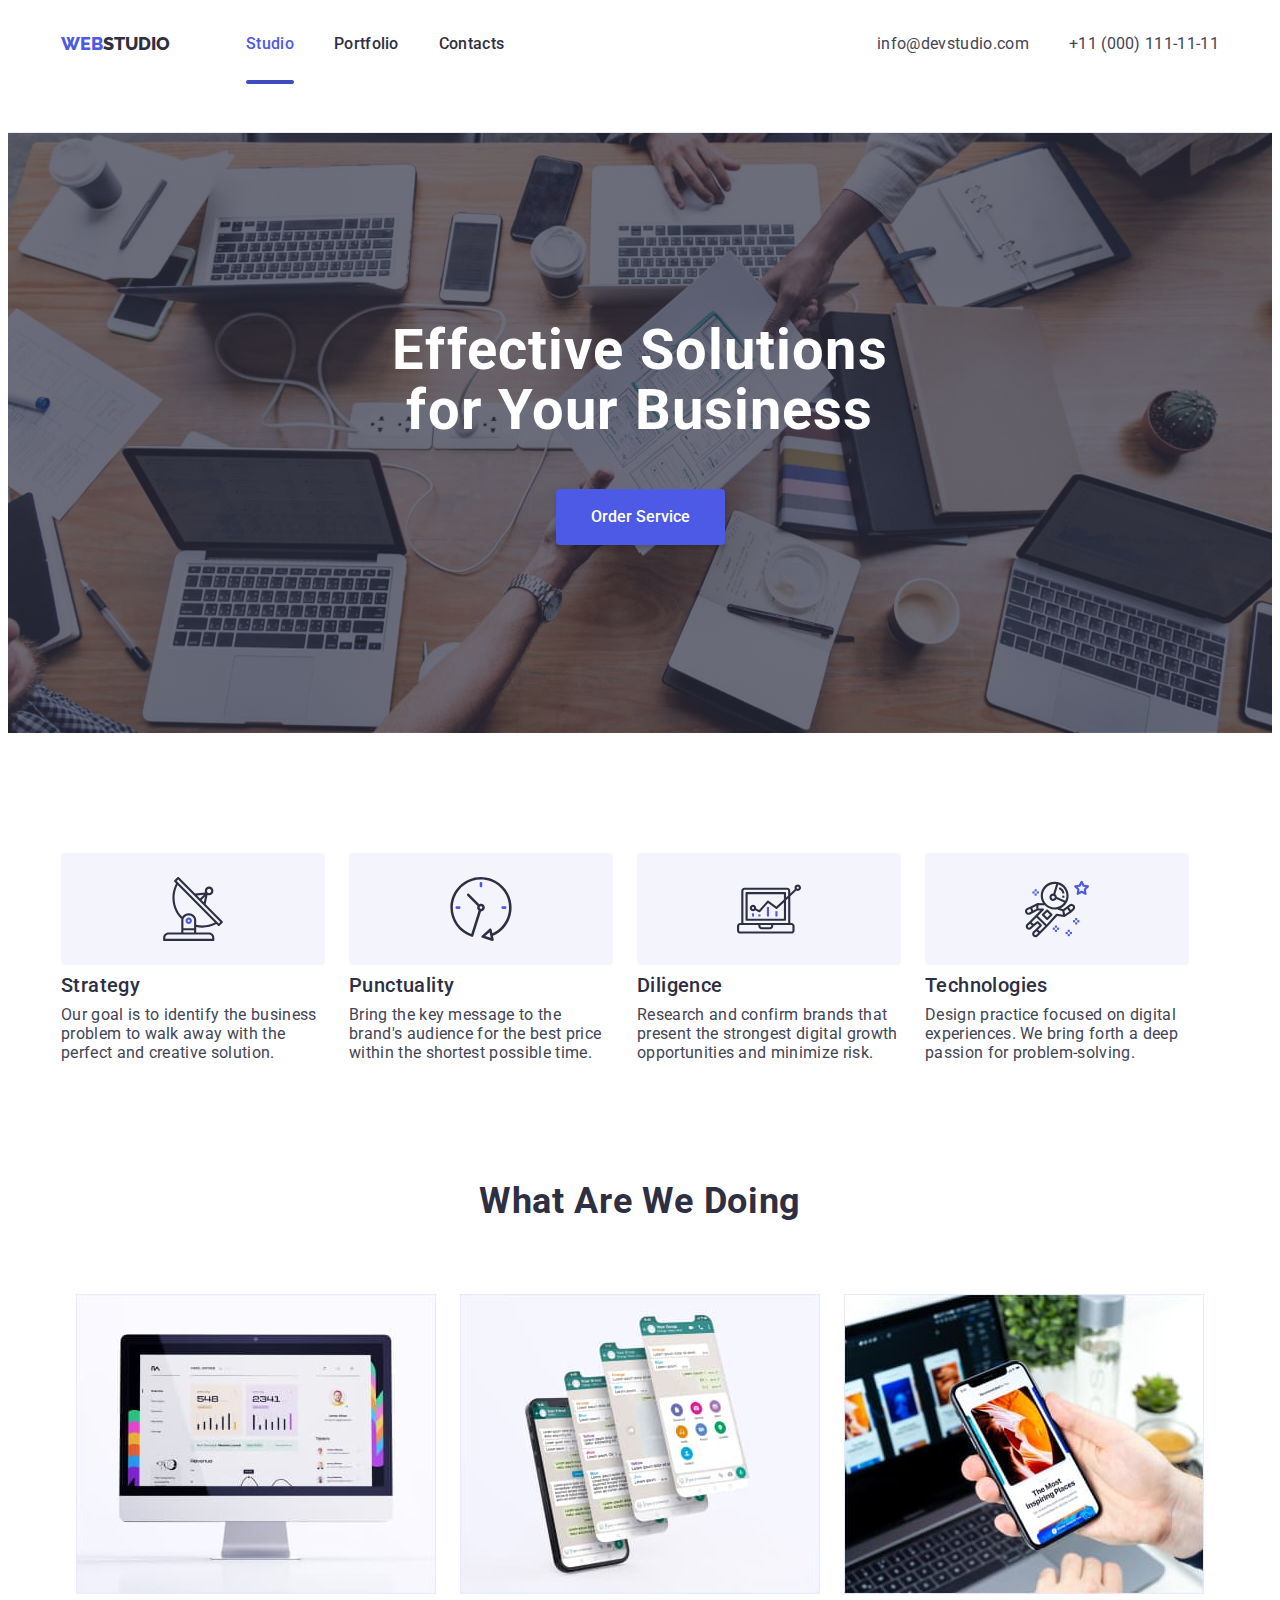
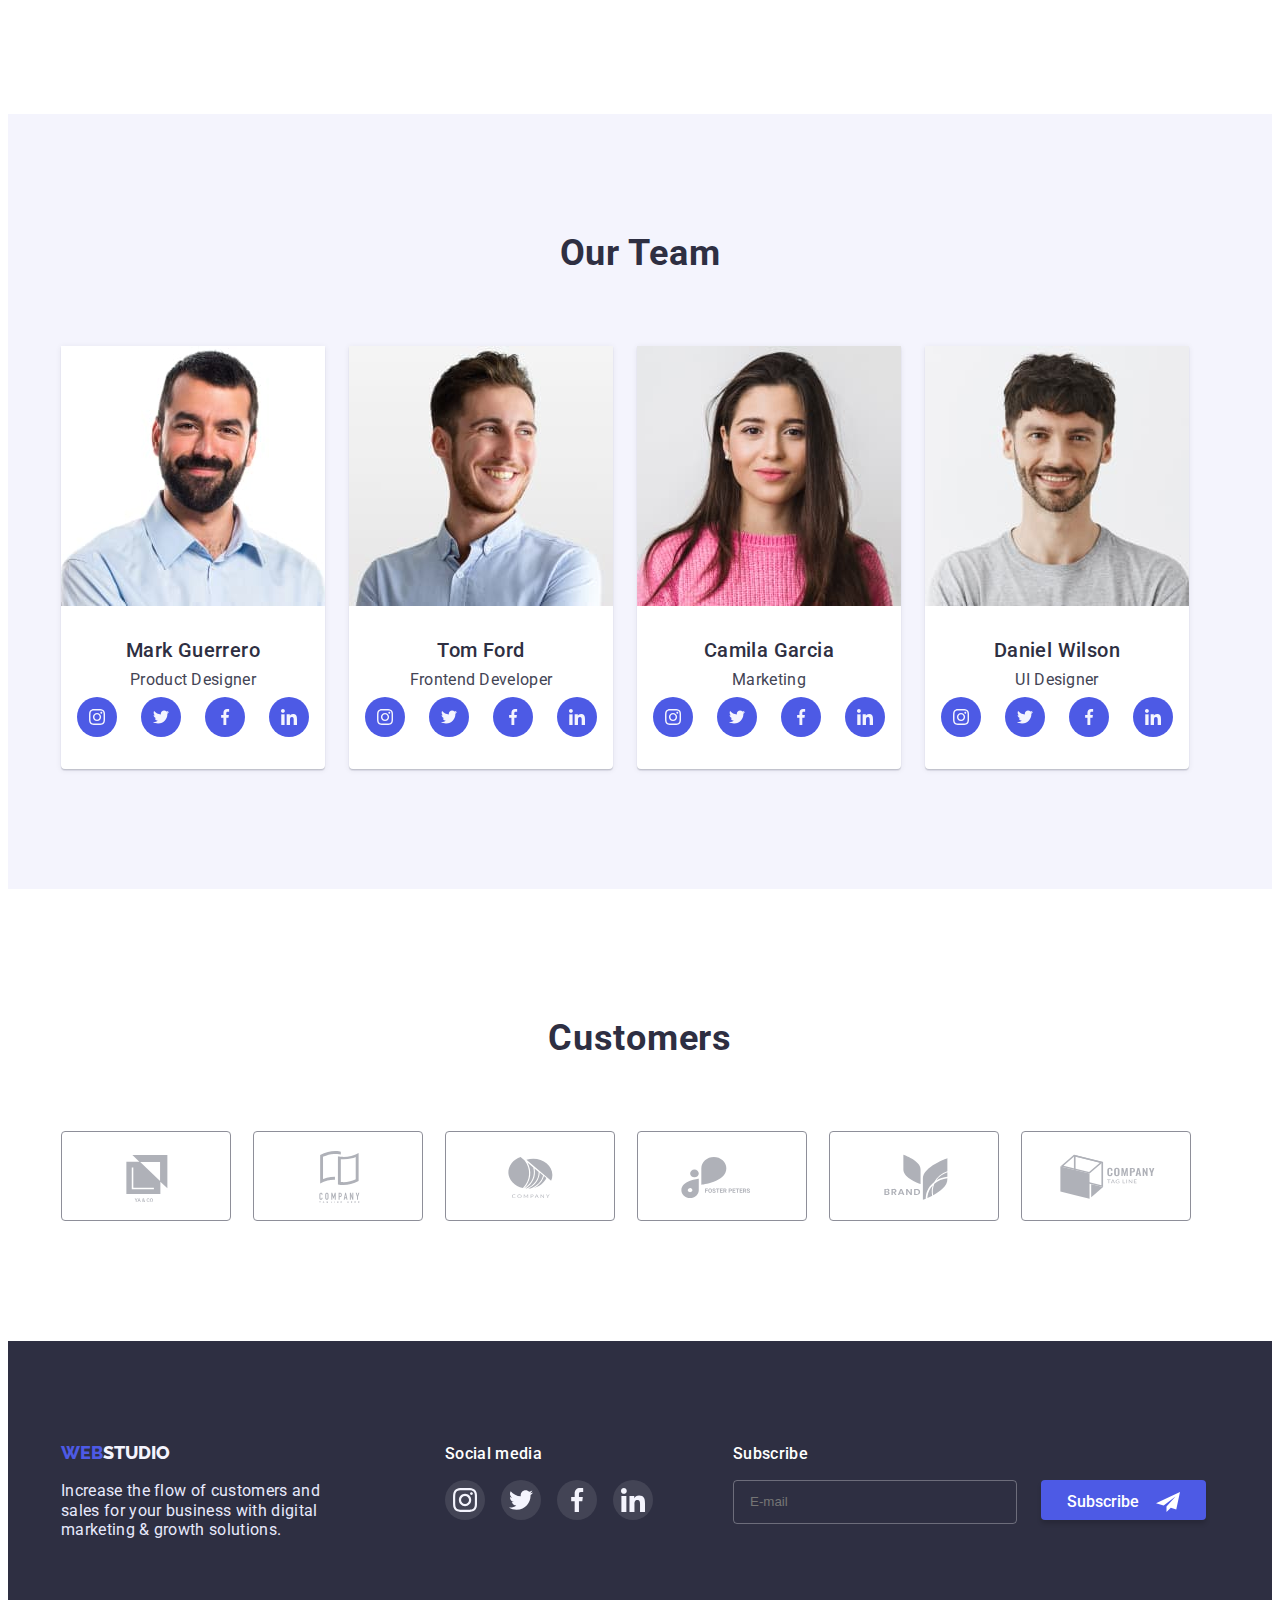
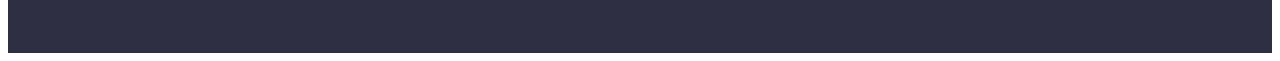
<file: index.html>
<!DOCTYPE html>
<html lang="en">
<head>
   <meta charset="UTF-8">
   <meta http-equiv="X-UA-Compatible" content="IE=edge">
   <meta name="viewport" content="width=device-width, initial-scale=1.0">
   <title>Webstudio</title>
   <link rel="preconnect" href="https://fonts.googleapis.com"><link rel="preconnect" href="https://fonts.gstatic.com" crossorigin><link href="https://fonts.googleapis.com/css2?family=Raleway:wght@800&family=Roboto:wght@400;500;700;900&display=swap" rel="stylesheet">
   <link rel="stylesheet" href="https://cdnjs.cloudflare.com/ajax/libs/modern-normalize/1.1.0/modern-normalize.min.css" integrity="sha512-wpPYUAdjBVSE4KJnH1VR1HeZfpl1ub8YT/NKx4PuQ5NmX2tKuGu6U/JRp5y+Y8XG2tV+wKQpNHVUX03MfMFn9Q==" crossorigin="anonymous" referrerpolicy="no-referrer" />
   <link rel="stylesheet" href="./css/styles.css">
</head>

<body>
   <header class="header section">
      <!-- Naviganion -->
      <div class="container header-container">
         <nav class="navigation">
            <a class="logo link" href="./index.html"><span>Web</span>Studio</a>
            <ul class="nav-list list">
               <li><a class="nav-link link curent" href="./index.html">Studio</a></li>
               <li><a class="nav-link link" href="./portfolio.html">Portfolio</a></li>
               <li><a class="nav-link link" href="#">Contacts</a></li>
            </ul>
         </nav>
   
         <!-- Address -->
         <address>
            <ul class="contact-list list">
               <li  class="contact-item"><a class="contact-link link" href="mailto:info@devstudio.com">info@devstudio.com</a></li>
               <li  class="contact-item"><a class="contact-link link" href="tel:+110001111111">+11 (000) 111-11-11</a></li>
            </ul>
         </address>
      </div>
   </header>


   <main>
      <!-- Hero -->
      <section class="hero section">
         <div class="container">
            <h1 class="hero-title">Effective Solutions for Your Business</h1>
            <button class="hero-btn" data-modal-open type="button">Order Service</button>
         </div>
      </section>

      <!-- Our features -->
      <section class="features section">
         <div class="container">
            <h2 class="section-title visually-hidden">Our features</h2>
            <ul class="about-list list">
               <li class="about-item">
                  <div class="features-icon-item">
                     <svg class="features-icon" height="64">
                        <use href="./images/icons.svg#icon-antenna"></use>
                     </svg>
                  </div>
                  <h3 class="section-subtitle">Strategy</h3>
                  <p class="section-text">Our goal is to identify the business
                  problem to walk away with the perfect and creative solution.</p>
               </li>
               <li class="about-item">
                  <div class="features-icon-item">
                     <svg class="features-icon" height="64">
                        <use href="./images/icons.svg#icon-clock"></use>
                     </svg>
                  </div>
                  <h3 class="section-subtitle">Punctuality</h3>
                  <p class="section-text">Bring the key message to the brand's audience for the best price within the shortest possible time.</p>
               </li>
               <li class="about-item">
                  <div class="features-icon-item">
                     <svg class="features-icon" height="64">
                        <use href="./images/icons.svg#icon-diagram"></use>
                     </svg>
                  </div>
                  <h3 class="section-subtitle">Diligence</h3>
                  <p class="section-text">Research and confirm brands that present the strongest digital growth opportunities and minimize risk.</p>
               </li>
               <li class="about-item">
                  <div class="features-icon-item">
                     <svg class="features-icon" height="64">
                        <use href="./images/icons.svg#icon-astronaut"></use>
                     </svg>
                  </div>
                  <h3 class="section-subtitle">Technologies</h3>
                  <p class="section-text">Design practice focused on digital experiences. We bring forth a deep passion for problem-solving.</p>
               </li>
            </ul>
         </div>
      </section>

      <!-- We do -->
      <section class="wedo section">
         <div class="container">
            <h2 class="section-title">What are we doing</h2>
            <ul class="wedo-list list">
               <li class="wedo-item"><img src="./images/img1.jpg" alt="Desktop" width="360"></li>
               <li class="wedo-item"><img src="./images/img2.jpg" alt="Screens" width="360"></li>
               <li class="wedo-item"><img src="./images/img3.jpg" alt="Phone&Macbook" width="360"></li>
            </ul>
         </div>
      </section>

      <!-- Team -->
      <section class="team-section section">
         <div class="container">
            <h2 class="section-title">Our Team</h2>
            <ul class="team-list list">
               <li class="team-item">
                  <img class="team-img" src="./images/Mark.jpg" alt="Mark's photo" width="264">
                  <div class="team-description">
                     <h3 class="section-subtitle">Mark Guerrero</h3>
                     <p class="section-text">Product Designer</p>
                     <ul class="team-soc-list list">
                        <li class="team-soc-item">
                           <a href="" class="team-soc-link link">
                              <svg class="team-soc-icon" width="16" height="16">
                                 <use href="./images/icons.svg#icon-instagram"></use>
                              </svg>
                           </a>
                        </li>
                        <li class="team-soc-item">
                           <a href="" class="team-soc-link link">
                              <svg class="team-soc-icon" width="16" height="16">
                                 <use href="./images/icons.svg#icon-twitter"></use>
                              </svg>
                           </a>
                        </li>
                        <li class="team-soc-item">
                           <a href="" class="team-soc-link link">
                              <svg class="team-soc-icon" width="16" height="16">
                                 <use href="./images/icons.svg#icon-facebook"></use>
                              </svg>
                           </a>
                        </li>
                        <li class="team-soc-item">
                           <a href="" class="team-soc-link link">
                              <svg class="team-soc-icon" width="16" height="16">
                                 <use href="./images/icons.svg#icon-linkedin"></use>
                              </svg>
                           </a>
                        </li>
                     </ul>
                  </div>
               </li>
               <li class="team-item">
                  <img class="team-img" src="./images/Tom.jpg" alt="Tom's photo" width="264">
                  <div class="team-description">
                     <h3 class="section-subtitle">Tom Ford</h3>
                     <p class="section-text">Frontend Developer</p>
                     <ul class="team-soc-list list">
                        <li class="team-soc-item">
                           <a href="" class="team-soc-link link">
                              <svg class="team-soc-icon" width="16" height="16">
                                 <use href="./images/icons.svg#icon-instagram"></use>
                              </svg>
                           </a>
                        </li>
                        <li class="team-soc-item">
                           <a href="" class="team-soc-link link">
                              <svg class="team-soc-icon" width="16" height="16">
                                 <use href="./images/icons.svg#icon-twitter"></use>
                              </svg>
                           </a>
                        </li>
                        <li class="team-soc-item">
                           <a href="" class="team-soc-link link">
                              <svg class="team-soc-icon" width="16" height="16">
                                 <use href="./images/icons.svg#icon-facebook"></use>
                              </svg>
                           </a>
                        </li>
                        <li class="team-soc-item">
                           <a href="" class="team-soc-link link">
                              <svg class="team-soc-icon" width="16" height="16">
                                 <use href="./images/icons.svg#icon-linkedin"></use>
                              </svg>
                           </a>
                        </li>
                     </ul>
                  </div>
               </li>
               <li class="team-item">
                  <img class="team-img" src="./images/Camila.jpg" alt="Camila's photo" width="264">
                  <div class="team-description">
                     <h3 class="section-subtitle">Camila Garcia</h3>
                     <p class="section-text">Marketing</p>
                     <ul class="team-soc-list list">
                        <li class="team-soc-item">
                           <a href="" class="team-soc-link link">
                              <svg class="team-soc-icon" width="16" height="16">
                                 <use href="./images/icons.svg#icon-instagram"></use>
                              </svg>
                           </a>
                        </li>
                        <li class="team-soc-item">
                           <a href="" class="team-soc-link link">
                              <svg class="team-soc-icon" width="16" height="16">
                                 <use href="./images/icons.svg#icon-twitter"></use>
                              </svg>
                           </a>
                        </li>
                        <li class="team-soc-item">
                           <a href="" class="team-soc-link link">
                              <svg class="team-soc-icon" width="16" height="16">
                                 <use href="./images/icons.svg#icon-facebook"></use>
                              </svg>
                           </a>
                        </li>
                        <li class="team-soc-item">
                           <a href="" class="team-soc-link link">
                              <svg class="team-soc-icon" width="16" height="16">
                                 <use href="./images/icons.svg#icon-linkedin"></use>
                              </svg>
                           </a>
                        </li>
                     </ul>
                  </div>
               </li>
               <li class="team-item">
                  <img class="team-img" src="./images/Daniel.jpg" alt="Daniel's photo" width="264">
                  <div class="team-description">
                     <h3 class="section-subtitle">Daniel Wilson</h3>
                     <p class="section-text">UI Designer</p>
                     <ul class="team-soc-list list">
                        <li class="team-soc-item">
                           <a href="" class="team-soc-link link">
                              <svg class="team-soc-icon" width="16" height="16">
                                 <use href="./images/icons.svg#icon-instagram"></use>
                              </svg>
                           </a>
                        </li>
                        <li class="team-soc-item">
                           <a href="" class="team-soc-link link">
                              <svg class="team-soc-icon" width="16" height="16">
                                 <use href="./images/icons.svg#icon-twitter"></use>
                              </svg>
                           </a>
                        </li>
                        <li class="team-soc-item">
                           <a href="" class="team-soc-link link">
                              <svg class="team-soc-icon" width="16" height="16">
                                 <use href="./images/icons.svg#icon-facebook"></use>
                              </svg>
                           </a>
                        </li>
                        <li class="team-soc-item">
                           <a href="" class="team-soc-link link">
                              <svg class="team-soc-icon" width="16" height="16">
                                 <use href="./images/icons.svg#icon-linkedin"></use>
                              </svg>
                           </a>
                        </li>
                     </ul>
                  </div>
               </li>
            </ul>
         </div>
      </section>

      <!-- Customers -->
      <section  class="customers-section section">
         <div class="container">
            <h2 class="section-title">Customers</h2>
            <ul class="customers-list list">
               <li class="customers-item">
                  <a href="" class="customers-link link">
                     <svg class="customers-icon" width="104" height="56">
                        <use href="./images/icons.svg#icon-customer-1"></use>
                     </svg>
                  </a>
               </li>
               <li class="customers-item">
                  <a href="" class="customers-link link">
                     <svg class="customers-icon" width="104" height="56">
                        <use href="./images/icons.svg#icon-customer-2"></use>
                     </svg>
                  </a>
               </li>
               <li class="customers-item">
                  <a href="" class="customers-link link">
                     <svg class="customers-icon" width="104" height="56">
                        <use href="./images/icons.svg#icon-customer-3"></use>
                     </svg>
                  </a>
               </li>
               <li class="customers-item">
                  <a href="" class="customers-link link">
                     <svg class="customers-icon" width="104" height="56">
                        <use href="./images/icons.svg#icon-customer-4"></use>
                     </svg>
                  </a>
               </li>
               <li class="customers-item">
                  <a href="" class="customers-link link">
                     <svg class="customers-icon" width="104" height="56">
                        <use href="./images/icons.svg#icon-customer-5"></use>
                     </svg>
                  </a>
               </li>
               <li class="customers-item">
                  <a href="" class="customers-link link">
                     <svg class="customers-icon" width="104" height="56">
                        <use href="./images/icons.svg#icon-customer-6"></use>
                     </svg>
                  </a>
               </li>
            </ul>
         </div>
      </section>
   </main>

   <!-- Footer -->
   <footer class="footer">
      <div class="container footer-content">
         <div class="footer-logo-content">
            <a class="footer-logo link" href="./index.html"><span>Web</span>Studio</a>
            <p class="footer-text">Increase the flow of customers and sales for your business with digital marketing & growth solutions.</p>
         </div>
         <div class="footer-soc-content">
            <p class="footer-soc-title">Social media</p>
            <ul class="footer-soc-list list">
               <li class="footer-soc-item">
                  <a href="" class="footer-soc-link link">
                     <svg class="footer-soc-icon" width="24" height="24">
                        <use href="./images/icons.svg#icon-instagram"></use>
                     </svg>
                  </a>
               </li>
               <li class="footer-soc-item">
                  <a href="" class="footer-soc-link link">
                     <svg class="footer-soc-icon" width="24" height="24">
                        <use href="./images/icons.svg#icon-twitter"></use>
                     </svg>
                  </a>
               </li>
               <li class="footer-soc-item">
                  <a href="" class="footer-soc-link link">
                     <svg class="footer-soc-icon" width="24" height="24">
                        <use href="./images/icons.svg#icon-facebook"></use>
                     </svg>
                  </a>
               </li>
               <li class="footer-soc-item">
                  <a href="" class="footer-soc-link link">
                     <svg class="footer-soc-icon" width="24" height="24">
                        <use href="./images/icons.svg#icon-linkedin"></use>
                     </svg>
                  </a>
               </li>
            </ul>
         </div>
         <div class="footer-subscribe">
            <p class="footer-input-title">Subscribe</p>
            <form>
               <div class="footer-submit">
                  <label>
                     <input type="email" class="footer-input" name="Email" placeholder="E-mail" required>
                  </label>
                  <button class="footer-btn" type="submit">Subscribe<svg class="footer-subscribe-icon" width="24" height="24">
                     <use href="./images/icons.svg#icon-frame"></use>
                  </svg></button>
               </div>
            </form>
         </div>
      </div>
   </footer>

<!-- Modal -->
   <div class="backdrop is-hidden" data-modal>
      <div class="modal">
         <button type="button" data-modal-close class="modal-close">
            <svg class="modal-icon" width="8" height="8">
               <use href="./images/icons.svg#icon-cross"></use>
            </svg>
         </button>
         <p class="modal-title">Leave your contacts and we will call you back</p>
         <form class="modal-form">
            <ul class="input-list list">
               <li class="input-item">
                  <label class="modal-input-text">
                     <span class="input-caption">Name</span>
                     <span class="input-wrap">
                        <input type="text" class="modal-input" name="Name" placeholder="" required>
                        <svg class="modal-input-icon" width="18" height="18">
                           <use href="./images/icons.svg#icon-person"></use>
                        </svg>
                     </span>
                  </label>
               </li>
               <li class="input-item">
                  <label class="modal-input-text">
                     <span class="input-caption">Phone</span>
                     <span class="input-wrap">
                        <input type="tel" class="modal-input" name="Phone" placeholder="" required>
                        <svg class="modal-input-icon" width="18" height="18">
                           <use href="./images/icons.svg#icon-phone"></use>
                        </svg>
                     </span>
                  </label>
               </li>
               <li class="input-item">
                  <label class="modal-input-text">
                     <span class="input-caption">Email</span>
                     <span class="input-wrap">
                        <input type="email" class="modal-input" name="Email" placeholder="" required>
                        <svg class="modal-input-icon" width="18" height="18">
                           <use href="./images/icons.svg#icon-email"></use>
                        </svg>
                     </span>
                  </label>
               </li>
               <li class="input-item-com">
                  <label class="modal-input-text">
                     <span class="input-caption">Comment</span>
                     <textarea name="Comment" class="modal-comment" placeholder="Text input"></textarea>
                  </label>
               </li>
            </ul>
               <div class="modal-checkbox">
                  <input type="checkbox" class="modal-check visually-hidden" id="policy" name="policy" value="true" required>
                  <label for="policy" class="check-text">
                     <span>
                        <svg class="checkbox-icon" width="10" height="8">
                           <use href="./images/icons.svg#icon-vector"></use>
                        </svg>
                     </span>I accept the terms and conditions of the&nbsp;<a href="" class="privacy-policy">Privacy Policy</a>
                  </label>
               </div>
            <button class="modal-btn" type="submit">Send</button>
         </form>
      </div>
   </div>
   <script src="./js/modal.js"></script>
</body>
</html>
</file>
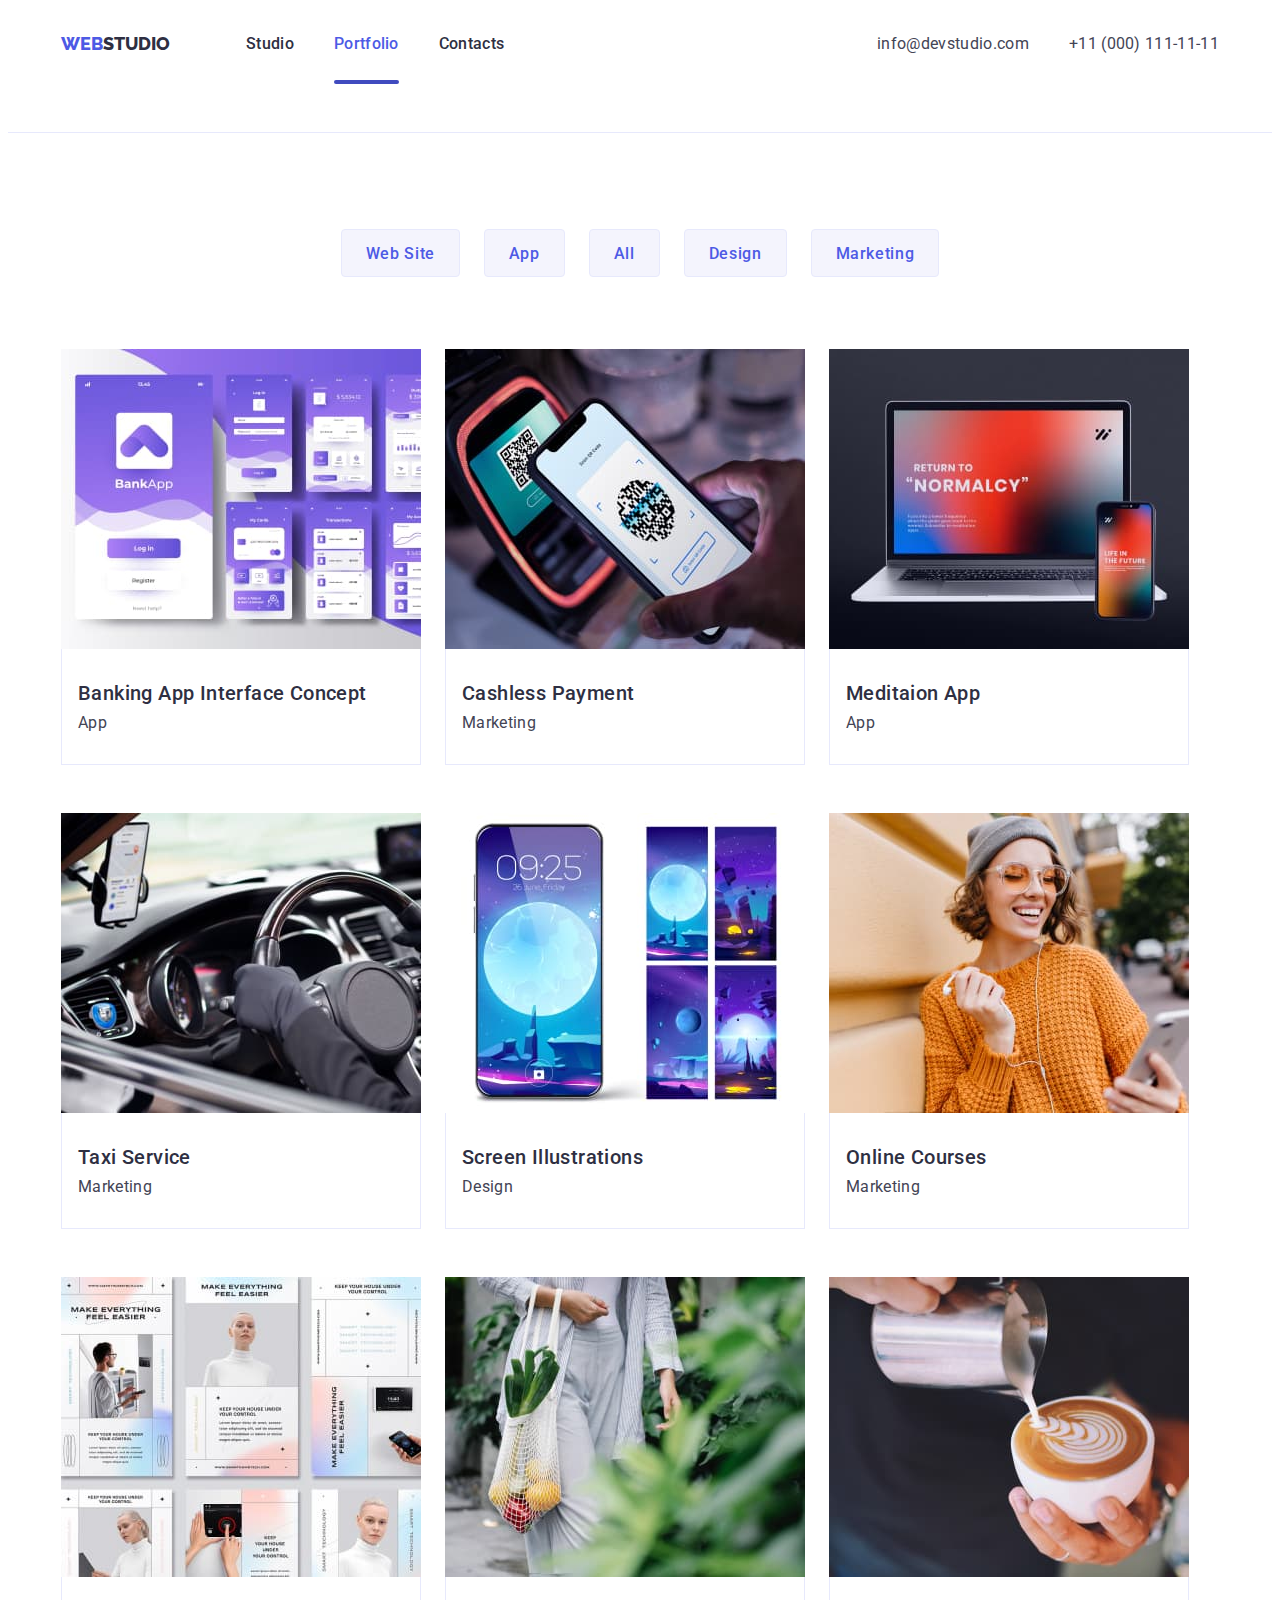
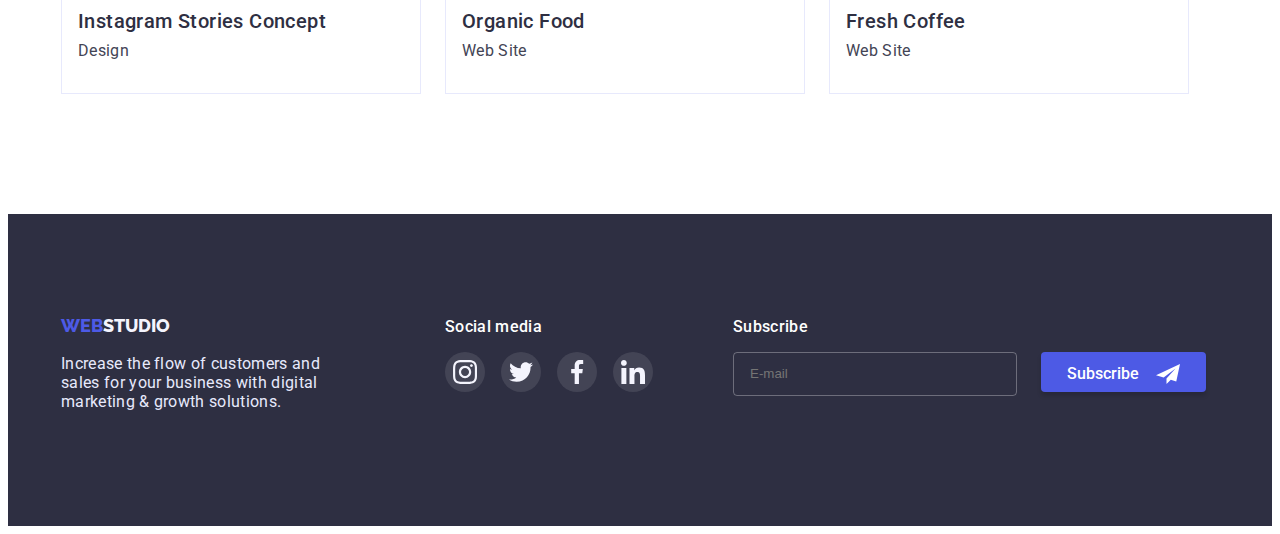
<file: portfolio.html>
<!DOCTYPE html>
<html lang="en">
<head>
   <meta charset="UTF-8">
   <meta http-equiv="X-UA-Compatible" content="IE=edge">
   <meta name="viewport" content="width=device-width, initial-scale=1.0">
   <title>Webstudio</title>
   <link rel="preconnect" href="https://fonts.googleapis.com"><link rel="preconnect" href="https://fonts.gstatic.com" crossorigin><link href="https://fonts.googleapis.com/css2?family=Raleway:wght@800&family=Roboto:wght@400;500;700;900&display=swap" rel="stylesheet">
   <link rel="stylesheet" href="https://cdnjs.cloudflare.com/ajax/libs/modern-normalize/1.1.0/modern-normalize.min.css" integrity="sha512-wpPYUAdjBVSE4KJnH1VR1HeZfpl1ub8YT/NKx4PuQ5NmX2tKuGu6U/JRp5y+Y8XG2tV+wKQpNHVUX03MfMFn9Q==" crossorigin="anonymous" referrerpolicy="no-referrer" />
   <link rel="stylesheet" href="./css/styles.css">
</head>

<body>
   <header class="header section">
      <!-- Naviganion -->
      <div class="container header-container">
         <nav class="navigation">
            <a class="logo link" href="./index.html"><span>Web</span>Studio</a>
            <ul class="nav-list list">
               <li><a class="nav-link link" href="./index.html">Studio</a></li>
               <li><a class="nav-link link curent" href="./portfolio.html">Portfolio</a></li>
               <li><a class="nav-link link" href="#">Contacts</a></li>
            </ul>
         </nav>
   
         <!-- Address -->
         <address>
            <ul class="contact-list list">
               <li  class="contact-item"><a class="contact-link link" href="mailto:info@devstudio.com">info@devstudio.com</a></li>
               <li  class="contact-item"><a class="contact-link link" href="tel:+110001111111">+11 (000) 111-11-11</a></li>
            </ul>
         </address>
      </div>
   </header>

   <main>
      <section class="portfolio section">
         <div class="container">
            <h1 class="section-title visually-hidden">Portfolio</h1>
            <ul class="filters list">
               <li><button class="filters-btn" type="button">Web Site</button></li>
               <li><button class="filters-btn" type="button">App</button></li>
               <li><button class="filters-btn" type="button">All</button></li>
               <li><button class="filters-btn" type="button">Design</button></li>
               <li><button class="filters-btn" type="button">Marketing</button></li>
            </ul>
            <ul class="project-cards list">
               <li class="project-card">
                  <a href="" class="project-card-link link">
                     <div class="card-top-wrap">
                        <img src="./images/banking.jpg" alt="Banking App Interface Concept" width="360">
                        <p class="card-top-text">14 Stylish and User-Friendly App Design Concepts · Task Manager App · Calorie Tracker App · Exotic Fruit Ecommerce App · Cloud Storage App</p>
                     </div>
                     <div class="card-description">
                        <h3 class="section-subtitle">Banking App Interface Concept</h3>
                        <p class="section-text">App</p>
                     </div>
                  </a>
               </li>
               <li class="project-card">
                  <a href="" class="project-card-link link">
                     <div class="card-top-wrap">
                        <img src="./images/payment.jpg" alt="Cashless Payment" width="360">
                        <p class="card-top-text">14 Stylish and User-Friendly App Design Concepts · Task Manager App · Calorie Tracker App · Exotic Fruit Ecommerce App · Cloud Storage App</p>
                     </div>
                     <div class="card-description">
                        <h3 class="section-subtitle">Cashless Payment</h3>
                        <p class="section-text">Marketing</p>
                     </div>
                  </a>
               </li>
               <li class="project-card">
                  <a href="" class="project-card-link link">
                     <div class="card-top-wrap">
                        <img src="./images/meditaionapp.jpg" alt="Meditaion App" width="360">
                        <p class="card-top-text">14 Stylish and User-Friendly App Design Concepts · Task Manager App · Calorie Tracker App · Exotic Fruit Ecommerce App · Cloud Storage App</p>
                     </div>
                     <div class="card-description">
                        <h3 class="section-subtitle">Meditaion App</h3>
                        <p class="section-text">App</p>
                     </div>
                  </a>
               </li>
               <li class="project-card">
                  <a href="" class="project-card-link link">
                     <div class="card-top-wrap">
                        <img src="./images/taxiservice.jpg" alt="Taxi Service" width="360">
                        <p class="card-top-text">14 Stylish and User-Friendly App Design Concepts · Task Manager App · Calorie Tracker App · Exotic Fruit Ecommerce App · Cloud Storage App</p>
                     </div>
                     <div class="card-description">
                        <h3 class="section-subtitle">Taxi Service</h3>
                        <p class="section-text">Marketing</p>
                     </div>
                  </a>
               </li>
               <li class="project-card">
                  <a href="" class="project-card-link link">
                     <div class="card-top-wrap">
                        <img src="./images/screenillustrations.jpg" alt="Screen Illustrations" width="360">
                        <p class="card-top-text">14 Stylish and User-Friendly App Design Concepts · Task Manager App · Calorie Tracker App · Exotic Fruit Ecommerce App · Cloud Storage App</p>
                     </div>
                     <div class="card-description">
                        <h3 class="section-subtitle">Screen Illustrations</h3>
                        <p class="section-text">Design</p>
                     </div>
                  </a>
               </li>
               <li class="project-card">
                  <a href="" class="project-card-link link">
                     <div class="card-top-wrap">
                        <img src="./images/onlinecourses.jpg" alt="Online Courses" width="360">
                        <p class="card-top-text">14 Stylish and User-Friendly App Design Concepts · Task Manager App · Calorie Tracker App · Exotic Fruit Ecommerce App · Cloud Storage App</p>
                     </div>
                     <div class="card-description">
                        <h3 class="section-subtitle">Online Courses</h3>
                        <p class="section-text">Marketing</p>
                     </div>
                  </a>
               </li>
               <li class="project-card">
                  <a href="" class="project-card-link link">
                     <div class="card-top-wrap">
                        <img src="./images/instagramstories.jpg" alt="Instagram Stories Concept" width="360">
                        <p class="card-top-text">14 Stylish and User-Friendly App Design Concepts · Task Manager App · Calorie Tracker App · Exotic Fruit Ecommerce App · Cloud Storage App</p>
                     </div>
                     <div class="card-description">
                        <h3 class="section-subtitle">Instagram Stories Concept</h3>
                        <p class="section-text">Design</p>
                     </div>
                  </a>
               </li>
               <li class="project-card">
                  <a href="" class="project-card-link link">
                     <div class="card-top-wrap">
                        <img src="./images/organicfood.jpg" alt="Organic Food" width="360">
                        <p class="card-top-text">14 Stylish and User-Friendly App Design Concepts · Task Manager App · Calorie Tracker App · Exotic Fruit Ecommerce App · Cloud Storage App</p>
                     </div>
                     <div class="card-description">
                        <h3 class="section-subtitle">Organic Food</h3>
                        <p class="section-text">Web Site</p>
                     </div>
                  </a>
               </li>
               <li class="project-card">
                  <a href="" class="project-card-link link">
                     <div class="card-top-wrap">
                        <img src="./images/freshcofee.jpg" alt="Fresh Coffee" width="360">
                        <p class="card-top-text">14 Stylish and User-Friendly App Design Concepts · Task Manager App · Calorie Tracker App · Exotic Fruit Ecommerce App · Cloud Storage App</p>
                     </div>
                     <div class="card-description">
                        <h3 class="section-subtitle">Fresh Coffee</h3>
                        <p class="section-text">Web Site</p>
                     </div>
                  </a>
               </li>
            </ul>
         </div>
      </section>
   </main>
   
   <!-- Footer -->
   <footer class="footer">
      <div class="container footer-content">
         <div class="footer-logo-content">
            <a class="footer-logo link" href="./index.html"><span>Web</span>Studio</a>
            <p class="footer-text">Increase the flow of customers and sales for your business with digital marketing & growth solutions.</p>
         </div>
         <div class="footer-soc-content">
            <p class="footer-soc-title">Social media</p>
            <ul class="footer-soc-list list">
               <li class="footer-soc-item">
                  <a href="" class="footer-soc-link link">
                     <svg class="footer-soc-icon" width="24" height="24">
                        <use href="./images/icons.svg#icon-instagram"></use>
                     </svg>
                  </a>
               </li>
               <li class="footer-soc-item">
                  <a href="" class="footer-soc-link link">
                     <svg class="footer-soc-icon" width="24" height="24">
                        <use href="./images/icons.svg#icon-twitter"></use>
                     </svg>
                  </a>
               </li>
               <li class="footer-soc-item">
                  <a href="" class="footer-soc-link link">
                     <svg class="footer-soc-icon" width="24" height="24">
                        <use href="./images/icons.svg#icon-facebook"></use>
                     </svg>
                  </a>
               </li>
               <li class="footer-soc-item">
                  <a href="" class="footer-soc-link link">
                     <svg class="footer-soc-icon" width="24" height="24">
                        <use href="./images/icons.svg#icon-linkedin"></use>
                     </svg>
                  </a>
               </li>
            </ul>
         </div>
         <div class="footer-subscribe">
            <p class="footer-input-title">Subscribe</p>
            <form>
               <div class="footer-submit">
                  <label>
                     <input type="email" class="footer-input" name="Email" placeholder="E-mail" required>
                  </label>
                  <button class="footer-btn" type="submit">Subscribe<svg class="footer-subscribe-icon" width="24" height="24">
                     <use href="./images/icons.svg#icon-frame"></use>
                  </svg></button>
               </div>
            </form>
         </div>
      </div>
   </footer>
</body>
</html>
</file>
<file: css/styles.css>
body {
   font-family: 'Roboto', sans-serif;
   font-size: 16px;
   color: var(--main-color);
   background-color: var(--lite-color);
}

.section {
   padding-top: 120px;
   padding-bottom: 120px;
}

h1, h2, h3, h4, h5, h6, ul, p {
   margin: 0;
   padding: 0;
}

img {
   display: block;
}

.list {
   list-style: none;
}

.link {
   text-decoration: none;
}

.container {
   max-width: 1158px;
   padding: 0 15px;
   margin: 0 auto;
}

:root {
   --accent-color: #4D5AE5;
   --main-color: #2E2F42;
   --minor-color: #434455;
   --lite-color: #FFFFFF;
   --gra: linear-gradient(rgba(46, 47, 66, 0.7), rgba(46, 47, 66, 0.7));
   --text-lh: 1.2;
   --link-btn-lh: 1.5;
   --transform-function: 250ms cubic-bezier(0.4, 0, 0.2, 1)
}


/* Header */
.header {
   padding-top: 24px;
   padding-bottom: 24px;
   height: 76px;
   border-bottom: 1px solid #E7E9FC;
}

.header-container {
   display: flex;
   align-items: center;
}

.navigation {
   display: flex;
   margin-right: auto;
}

.logo {
   font-family: 'Raleway', sans-serif;
   font-weight: 800;
   font-size: 18px;
   line-height: 1.33;
   text-transform: uppercase;
   margin-right: 76px;
   color: var(--main-color);
}

.logo span {
   font-family: 'Raleway', sans-serif;
   font-weight: 800;
   font-size: 18px;
   line-height: 1.33;
   text-transform: uppercase;
   color: var(--accent-color);
}

.nav-list {
   display: flex;
   gap: 40px;
}

.nav-link {
   font-weight: 500;
   line-height: var(--link-btn-lh);
   letter-spacing: 0.02em;
   color: var(--main-color);
   transition: color var(--transform-function);
}

.curent {
   color: var(--accent-color);
   position: relative;
}

.curent::after {
   content: "";
   position: absolute;
   width: 100%;
   height: 4px;
   left: 0px;
   top: 46px;
   background-color: #404BBF;
   border-radius: 2px;
}

.contact-list {
   display: flex;
   gap: 40px;
}

.contact-link {
   font-style: normal;
   line-height: var(--link-btn-lh);
   letter-spacing: 0.02em;
   color: var(--minor-color);
   transition: color var(--transform-function);
}

.nav-link:hover, .contact-link:hover, .nav-link:focus, .contact-link:focus {
   color: #404BBF;
}


/* Hero */
.hero {
   padding-top: 188px;
   padding-bottom: 188px;
   background-image: var(--gra), url(../images/hero-bg.jpg);
   margin: auto;
   max-width: 1440px;
   background-position: center;
   background-repeat: no-repeat;
   background-size: cover;
   text-align: center; 
}

.hero-title {
   font-size: 56px;
   line-height: 1.07;
   letter-spacing: 0.02em;
   text-align: center;
   color: var(--lite-color);
   max-width: 500px;
   margin: 0 auto;
}

.hero-btn {
   font-family: inherit;
   font-weight: 500;
   font-size: 16px;
   line-height: var(--link-btn-lh);
   color: var(--lite-color);
   cursor: pointer;
   width: 169px;
   height: 56px;
   background: var(--accent-color);
   box-shadow: 0px 4px 4px rgba(0, 0, 0, 0.15);
   border-color: transparent;
   border-radius: 4px;
   margin-top: 48px;
   transition: background-color var(--transform-function);
}

.hero-btn:is(:hover, :focus) {
   background-color: #404BBF;
}

.section-title {
   font-size: 36px;
   line-height: 1.11;
   letter-spacing: 0.02em;
   text-transform: capitalize;
   text-align: center;
   margin-bottom: 72px;
   color: var(--main-color);
}

.section-subtitle {
   font-weight: 500;
   font-size: 20px;
   line-height: 1.2;
   letter-spacing: 0.02em;
   margin-bottom: 8px;
   color: var(--main-color);
}

.section-text {
   line-height: var(--text-lh);
   letter-spacing: 0.02em;
   color: var(--minor-color);
}


/* Features */
.features {
   padding-bottom: 0;
}
.visually-hidden {
   position: absolute;
   white-space: nowrap;
   width: 1px;
   height: 1px;
   overflow: hidden;
   border: 0;
   padding: 0;
   clip: rect(0 0 0 0);
   clip-path: inset(50%);
   margin: -1px;
}

.features-icon-item {
   width: 264px;
   height: 112px;
   display: flex;
   align-items: center;
   justify-content: center;
   background: #F4F4FD;
   border-radius: 4px;
   margin-bottom: 8px;
}

.features-icon {
   display: flex;
   align-items: center;
   justify-content: center;
}


.about-list {
   display: flex;
   gap: 24px;
}

.about-item {
   width: 264px;
}


/* We do */
.wedo-list {
   display: flex;
   gap: 24px;
   justify-content: center;
}


/* Team */
.team-section {
   background: #F4F4FD;
}

.team-list {
   display: flex;
   gap: 24px;
}

.team-item {
   background: var(--lite-color);
   box-shadow: 0px 1px 6px rgba(46, 47, 66, 0.08), 0px 1px 1px rgba(46, 47, 66, 0.16), 0px 2px 1px rgba(46, 47, 66, 0.08);
   border-radius: 0px 0px 4px 4px;
}

.team-description {
   text-align: center;
   padding-top: 32px;
   padding-bottom: 32px;
}

.team-soc-list {
   display: flex;
   justify-content: center;
   gap: 24px;
   margin-top: 8px;
}

.team-soc-item {
   width: 40px;
   height: 40px;
}

.team-soc-link {
   width: 100%;
   height: 100%;
   display: flex;
   align-items: center;
   justify-content: center;
   background-color: var(--accent-color);
   border-radius: 50%;
   transition: background-color var(--transform-function); 
}

.team-soc-link:is(:hover, :focus) {
   background-color: #404BBF;
}

/* Customers */
.customers-section {
   padding-top: 130px;
   padding-bottom: 120px;
}

.customers-list {
   display: flex;
   gap: 24px;
}
.customers-item {
   width: 168px;
}
.customers-link {
   width: 100%;
   height: 88px;
   display: flex;
   align-items: center;
   justify-content: center;
   border: 1px solid #8E8F99;
   border-radius: 4px;
   transition: border-color var(--transform-function);
}
.customers-link:is(:hover, :focus) {
   border-color: var(--accent-color);
}

.customers-icon {
   fill: #AFB1B8;
   transition: fill var(--transform-function);
}
.customers-link:is(:hover, :focus) .customers-icon{
   fill: #404BBF;
}


/* Portfolio */
.portfolio {
   padding-top: 96px;
}

.filters {
   display: flex;
   align-items: center;
   justify-content: center;
   gap: 24px;
}

.filters-btn {
   font-family: inherit;
   font-weight: 500;
   font-size: 16px;
   line-height: var(--link-btn-lh);
   letter-spacing: 0.04em;
   color: var(--accent-color);
   background: #F4F4FD;
   padding: 12px 24px;
   max-height: 48px;
   border: 1px solid #E7E9FC;
   border-radius: 4px;
   cursor: pointer;
   transition: color var(--transform-function), background-color 250ms cubic-bezier(0.4, 0, 0.2, 1), box-shadow var(--transform-function);
}

.filters-btn:is(:hover, :focus) {
   color: var(--lite-color);
   border: 1px solid #404BBF;
   box-shadow: 0px 3px 1px rgba(0, 0, 0, 0.1), 0px 2px 1px rgba(0, 0, 0, 0.08), 0px 2px 2px rgba(0, 0, 0, 0.12);
   background-color: #404BBF;
}

.project-cards {
   margin-top: 72px;
   display: flex;
   flex-wrap: wrap;
   row-gap: 48px;
   column-gap: 24px;
}

.project-card {
   box-sizing: border-box;
   width: 360px;
}

.project-card:is(:hover, :focus) .card-top-text {
   transform: translateY(0%);
}

.project-card-link {
   display: inline-block;
   transition: box-shadow var(--transform-function);
}

.project-card-link:is(:hover, :focus) {
   box-shadow: 0px 1px 6px rgba(46, 47, 66, 0.08), 0px 1px 1px rgba(46, 47, 66, 0.16), 0px 2px 1px rgba(46, 47, 66, 0.08);
   cursor: pointer;
}

.card-top-wrap {
   position: relative;
   overflow-x: hidden;
}

.card-top-text {
   position: absolute;
   height: 100%;
   top: 0;
   padding: 40px 32px;
   font-family: 'Roboto';
   font-size: 16px;
   line-height: 24px;
   letter-spacing: 0.02em;
   color: #F4F4FD;
   background-color: var(--accent-color);
   transform: translateY(100%);
   transition: transform var(--transform-function);
   overflow: auto;
}

.card-description {
   padding-top: 32px;
   padding-bottom: 32px;
   padding-left: 16px;
   border: 1px solid #E7E9FC;
   border-top: none;
}


/* Footer */
.footer {
   padding-top: 100px;
   padding-bottom: 100px;
   background-color: var(--main-color);
}

.footer-content {
   display: flex;
   align-items: baseline;
}

.footer-logo-content {
   margin-right: 120px;
}

.footer-logo {
   font-family: 'Raleway';
   font-weight: 800;
   font-size: 18px;
   line-height: 1.33;
   text-transform: uppercase;
   color: #F4F4FD;
}

.footer-logo span {
   font-family: 'Raleway';
   font-weight: 800;
   font-size: 18px;
   line-height: 1.33;
   text-transform: uppercase;
   color: var(--accent-color);
}

.footer-text {
   line-height: var(--text-lh);
   letter-spacing: 0.02em;
   color: #E7E9FC;
   margin-top: 16px;
   width: 264px;
   height: 72px;
}

.footer-soc-content {
   margin-right: 80px;
}

.footer-soc-title {
   font-weight: 500;
   line-height: var(--text-lh);
   letter-spacing: 0.02em;
   color:  #FFFFFF;
}

.footer-soc-list {
   display: flex;
   justify-content: center;
   gap: 16px;
   margin-top: 16px;
}

.footer-soc-item {
   width: 40px;
   height: 40px;
}

.footer-soc-link {
   width: 100%;
   height: 100%;
   display: flex;
   align-items: center;
   justify-content: center;
   background-color: rgba(255, 255, 255, 0.1);
   border-radius: 50%;
   transition: background-color var(--transform-function);
}

.footer-soc-link:is(:hover, :focus) {
   background-color: #31D0AA;
}

.footer-input-title {
   font-weight: 500;
   line-height: var(--text-lh);
   letter-spacing: 0.02em;
   color:  #FFFFFF;
   margin-bottom: 16px;
}
.footer-submit {
   display: flex;
}

.footer-input {
   width: 264px;
   height: 40px;
   border: 1px solid rgba(255, 255, 255, 0.3);
   border-radius: 4px;
   padding-left: 16px;
   color: #FFFFFF;
   background-color: transparent;
   margin-right: 24px;
   outline: transparent;
}

.footer-input:focus {
   border-color: #4D5AE5;
}

.footer-btn {
   font-family: inherit;
   font-weight: 500;
   font-size: 16px;
   line-height: var(--link-btn-lh);
   color: var(--lite-color);
   cursor: pointer;
   width: 165px;
   height: 40px;
   background: var(--accent-color);
   background: #4D5AE5;
   box-shadow: 0px 4px 4px rgba(0, 0, 0, 0.15);
   border-radius: 4px;
   fill: #FFFFFF;
   display: flex;
   justify-content: space-between;
   padding: 8px 24px;
   border-color: transparent;
   transition: background-color var(--transform-function);
}

.footer-btn:is(:hover, :focus) {
   background-color: #404BBF;
}


/* Modal */
.backdrop {
   position: fixed;
   top: 0;
   width: 100%;
   height: 100%;
   background-color: rgba(46, 47, 66, 0.4);
   transition: opacity var(--transform-function), visibility var(--transform-function);
}

.is-hidden {
   opacity: 0;
   visibility: hidden;
   pointer-events: none;
}

.modal {
   position: absolute;
   top: 50%;
   left: 50%;
   transform: translate(-50%, -50%) scaleY(1);
   width: 408px;
   min-height: 576px;
   background: #FCFCFC;
   box-shadow: 0px 1px 1px rgba(0, 0, 0, 0.14), 0px 1px 3px rgba(0, 0, 0, 0.12), 0px 2px 1px rgba(0, 0, 0, 0.2);
   border-radius: 4px;
   padding: 72px 24px 24px;
   transition: transform var(--transform-function);
}

.backdrop.is-hidden .modal {
   transform: translate(-50%, 50%) scaleY(0);
}

.modal-close {
   position: absolute;
   top: 24px;
   right: 24px;
   width: 24px;
   height: 24px;
   border-radius: 50%;
   background-color: #E7E9FC;
   border: 1px solid rgba(0, 0, 0, 0.1);
   cursor: pointer;
   display: flex;
   align-items: center;
   justify-content: center;
}

.modal-icon {
   fill: #000000;
}

.modal-title {
   font-family: 'Roboto';
   font-style: normal;
   font-weight: 500;
   font-size: 16px;
   line-height: 24px;
   text-align: center;
   letter-spacing: 0.02em;
   color: #2E2F42;
   margin-bottom: 16px;
}

.input-item {
   margin-bottom: 8px;
}

.input-caption {
   margin-bottom: 4px;
}

.modal-input {
   width: 100%;
   height: 40px;
   border: 1px solid rgba(33, 33, 33, 0.2);
   border-radius: 4px;
   outline: transparent;
   padding-left: 38px;
   transition: border-color var(--transform-function);
}

.modal-input:focus, .modal-comment:focus {
   border-color: var(--accent-color);
}

.modal-input:focus + .modal-input-icon {
   fill: var(--accent-color);
}

.modal-input::placeholder,  .modal-comment::placeholder {
   font-family: 'Roboto';
   font-size: 12px;
   line-height: 16px;
   letter-spacing: 0.04em;
   color: rgba(117, 117, 117, 0.5);
}

.input-wrap {
   position: relative;
}

.modal-input-icon {
   position: absolute;
   left: 16px;
   top: 50%;
   transform: translateY(-50%);
   transition: fill var(--transform-function);
}

.modal-input-text span {
   font-size: 12px;
   line-height: 16px;
   letter-spacing: 0.04em;
   color: #8E8F99;
   display: block;
}

.modal-input-text:first-child {
   margin-bottom: 4px;
}

.modal-comment {
   display: block;
   width: 100%;
   height: 120px;
   border: 1px solid rgba(33, 33, 33, 0.2);
   border-radius: 4px;
   padding: 8px 16px;
   resize: none;
}

.check-text {
   font-size: 12px;
   line-height: 16px;
   letter-spacing: 0.04em;
   color: #757575;
   display: flex;
}

.check-text span {
   display: flex;
   align-items: center;
   justify-content: center;
   width: 16px;
   height: 16px;
   border: 1.25px solid #2E2F42;
   border-radius: 2px;
   transition: background-color var(--transform-function);
   fill: transparent;
   margin-right: 8px;
}

.modal-checkbox {
   margin-top: 16px;
}

.modal-check:checked + .check-text span {
   background-color: #404BBF;
   border: none;
   fill: #F4F4FD;
}

.modal-btn {
   font-family: inherit;
   font-weight: 500;
   font-size: 16px;
   line-height: var(--link-btn-lh);
   color: var(--lite-color);
   cursor: pointer;
   width: 169px;
   height: 56px;
   background: var(--accent-color);
   background: #4D5AE5;
   box-shadow: 0px 4px 4px rgba(0, 0, 0, 0.15);
   border-radius: 4px;
   border-color: transparent;
   margin: 24px 95px 0 95px;
   transition: background-color var(--transform-function);
}

.modal-btn:is(:hover, :focus) {
   background-color: #404BBF;
}
</file>
